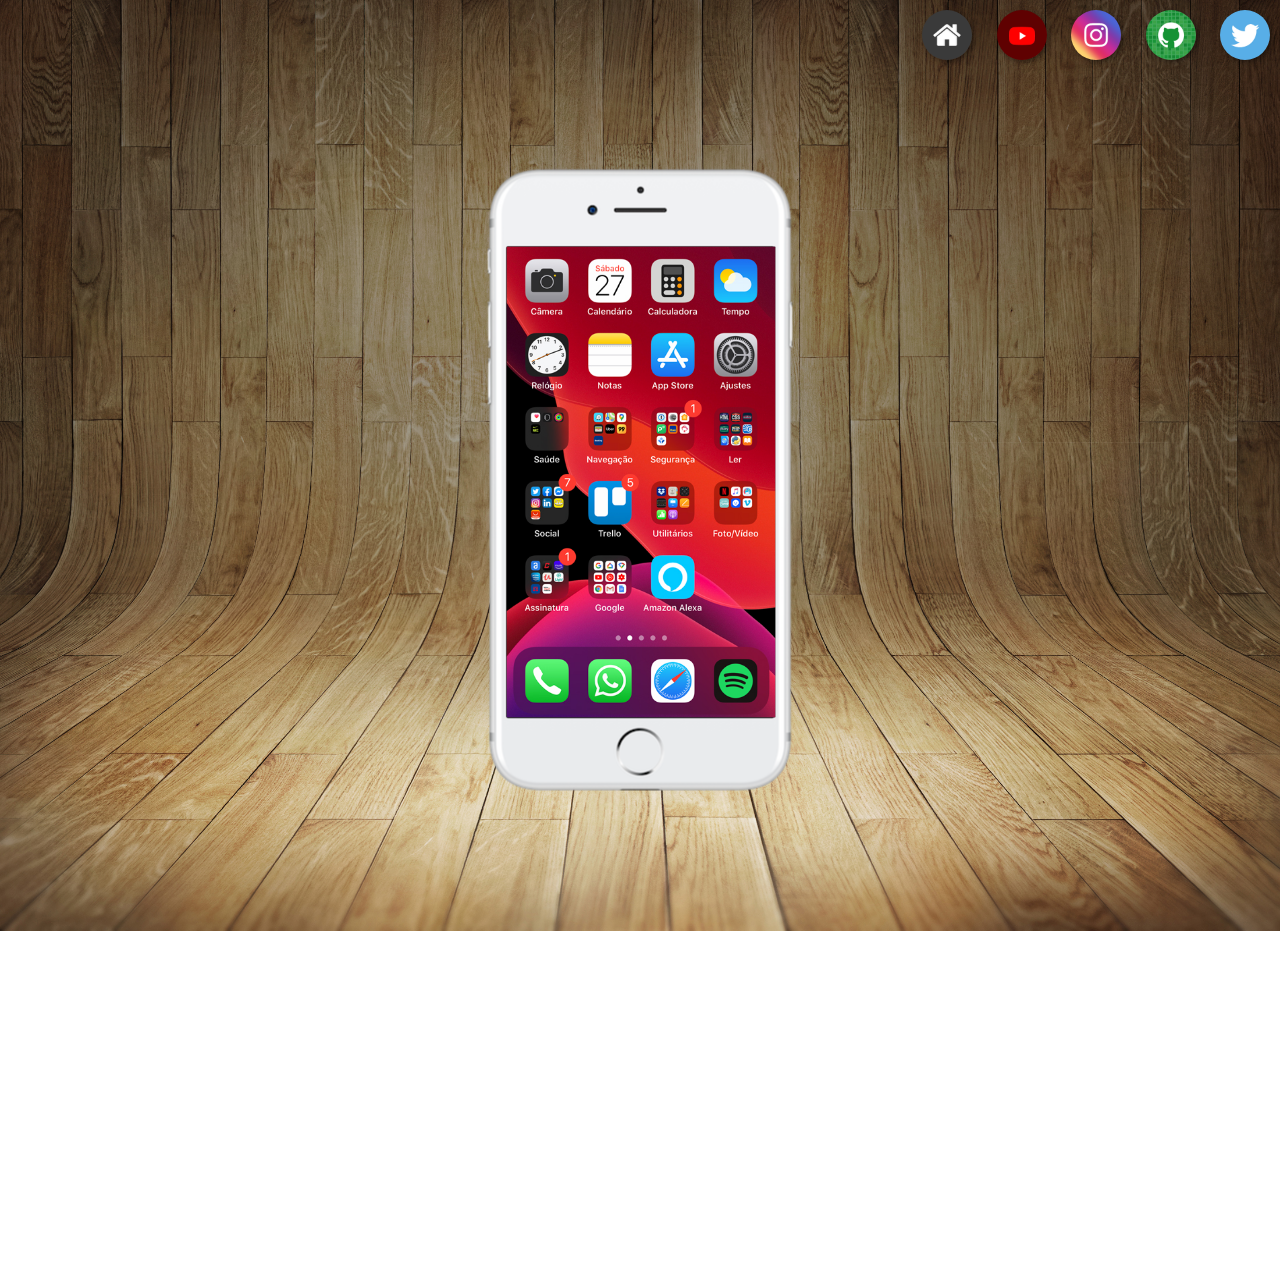
<file: index.html>
<!DOCTYPE html>
<html lang="pt-br">
<head>
    <meta charset="UTF-8">
    <meta name="viewport" content="width=device-width, initial-scale=1.0">
    <title>Projeto redes sociais</title>
    <link rel="stylesheet" href="css/style.css">
    <link rel="shortcut icon" href="imagens/favicon.ico" type="image/x-icon">
</head>
<body>
    <main>
        <section id="frame">
            <iframe name="tela" id="tela" src="home.html" frameborder="0">
                Não foi possivel carregar
            </iframe>
        </section>
        <section id="logos">
            <a href="home.html" target="tela"><img src="imagens/logo-home.jpg" alt="home"></a>
            <a href="youtube.html" target="tela"><img src="imagens/logo-youtube.jpg" alt="youtube"></a>
            <a href="instagram.html" target="tela"><img src="imagens/logo-instagram.jpg" alt="instagram"></a>
            <a href="github.html" target="tela"><img src="imagens/logo-github.jpg" alt="github"></a>
            <a href="twitter.html" target="tela"><img src="imagens/logo-twitter.jpg" alt="twitter"></a>
        </section>
    </main>
</body>
</html>
</file>
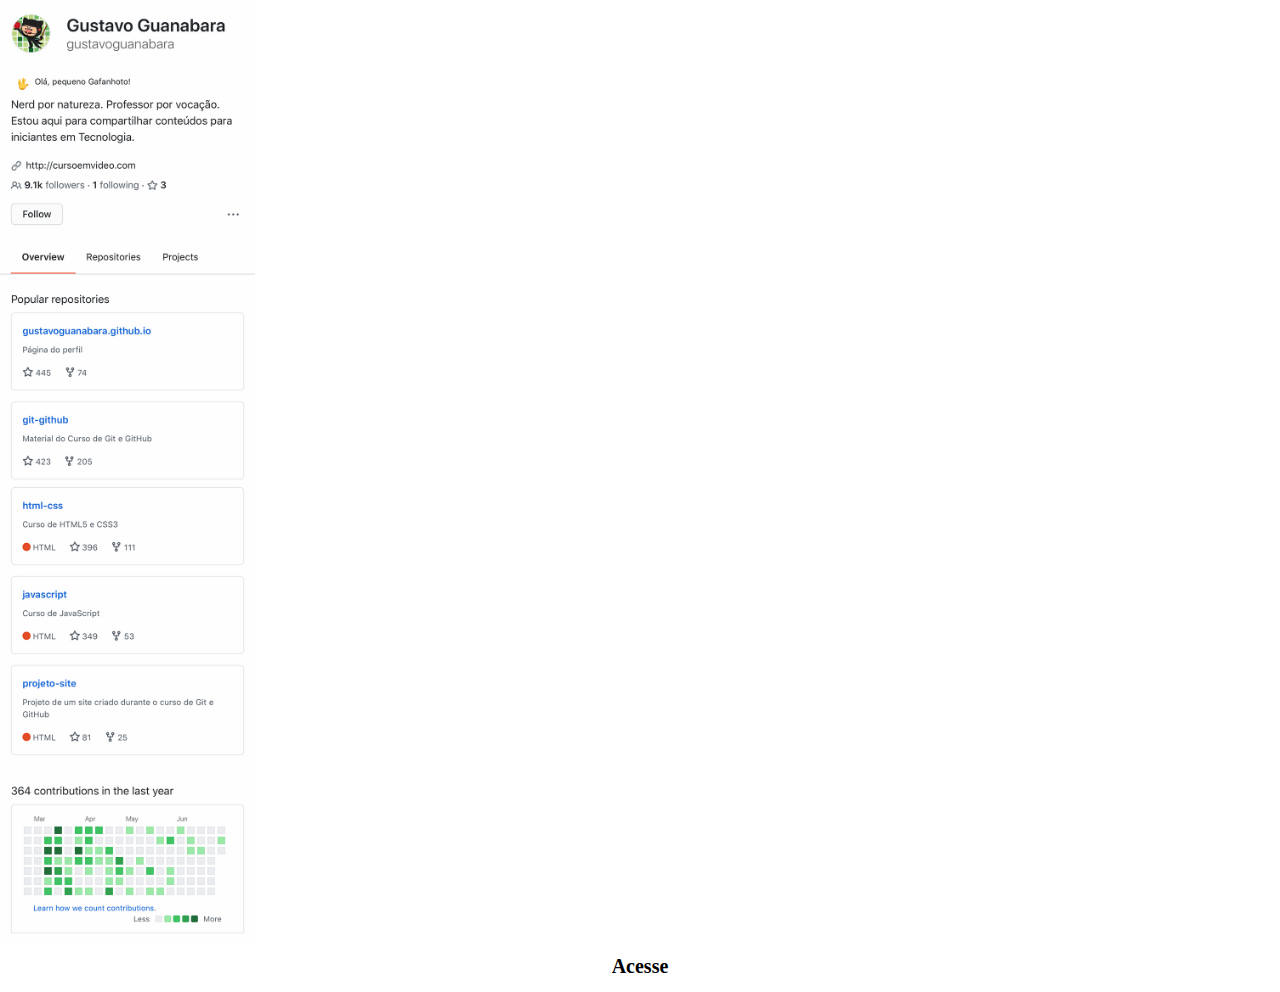
<file: github.html>
<!DOCTYPE html>
<html lang="pt-br">
<head>
    <meta charset="UTF-8">
    <meta name="viewport" content="width=device-width, initial-scale=1.0">
    <title>Document</title>
    <style>
        *{
            margin: 0px;
            padding: 0px;
        }
        a{
            background-color: white;
            color: black;
            text-align: center;
            padding: 10px;
            margin: 0px;
            display: block;
            text-decoration: none;
            font-weight: 900;
            font-size: 20px;
            margin-bottom: 4px;
        }
        img{
            width: 254.5px;
        }
    </style>
</head>
<body>
    <img src="imagens/tela-github.jpg" alt="">
    <a href="" target="_blank">Acesse</a>
</body>
</html>
</file>
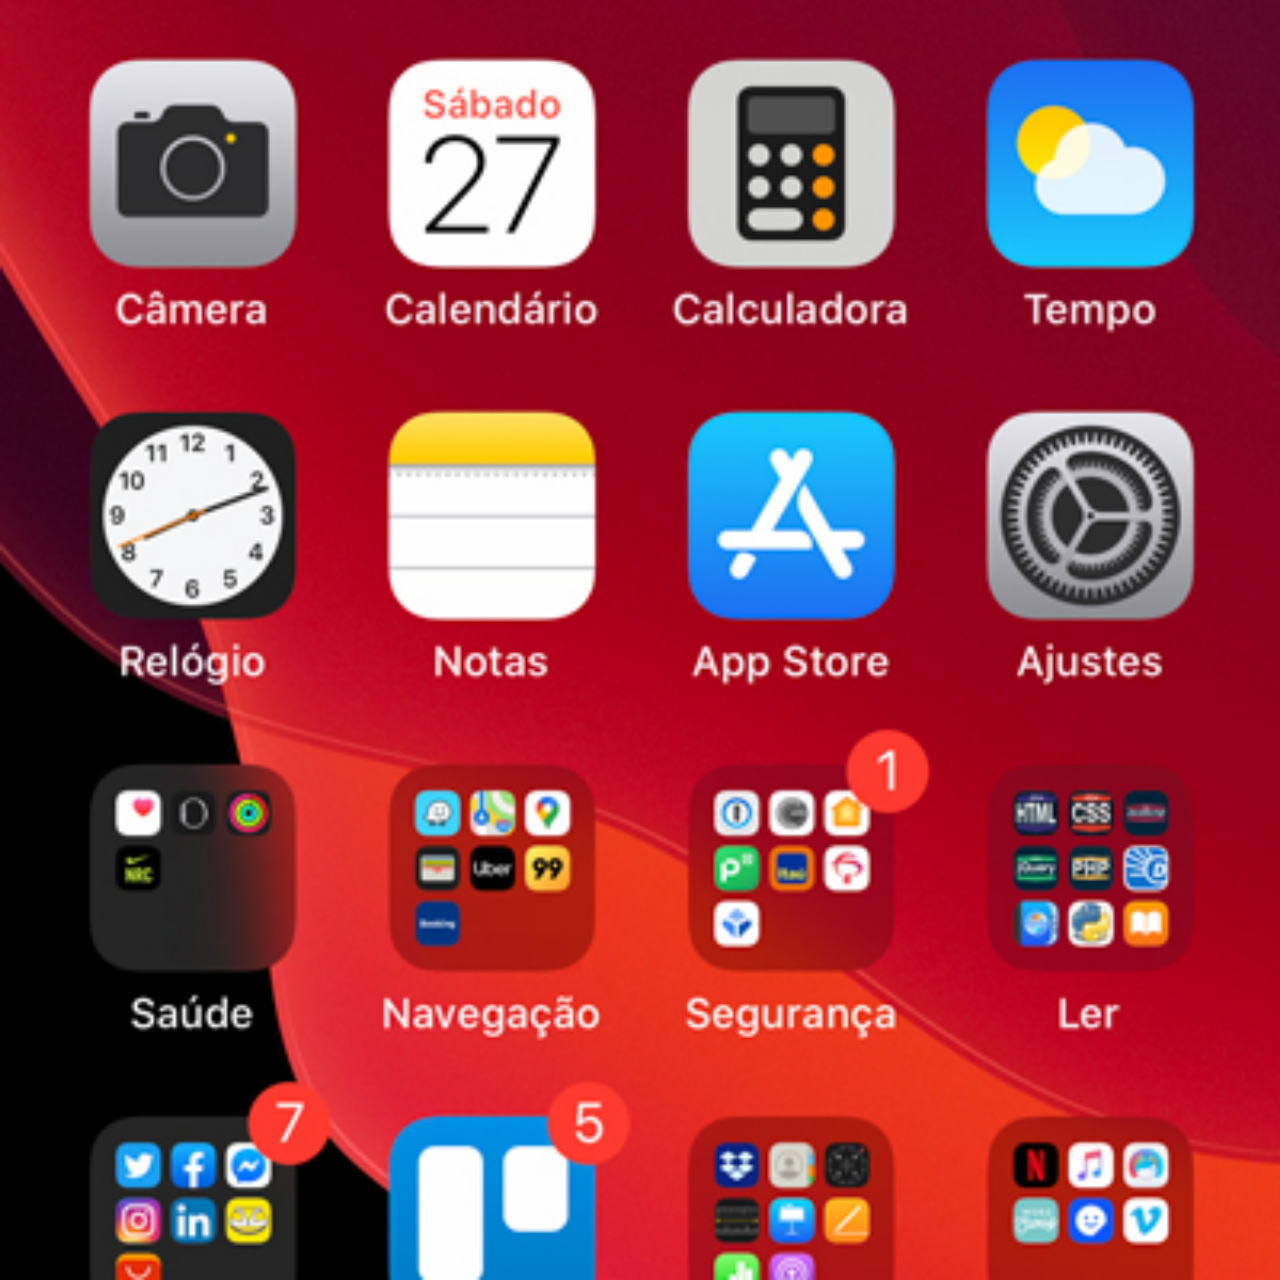
<file: home.html>
<!DOCTYPE html>
<html lang="pt-br">
<head>
    <meta charset="UTF-8">
    <meta name="viewport" content="width=device-width, initial-scale=1.0">
    <title>Document</title>
</head>
<style>
    *{
        margin: 0px;
        padding: 0px;
    }
    body{
        width: 100vw;
        height: 100vw;
        background: black url(imagens/tela-home.jpg) no-repeat top center;
        background-size: cover;
    }
</style>
<body>
    
</body>
</html>
</file>
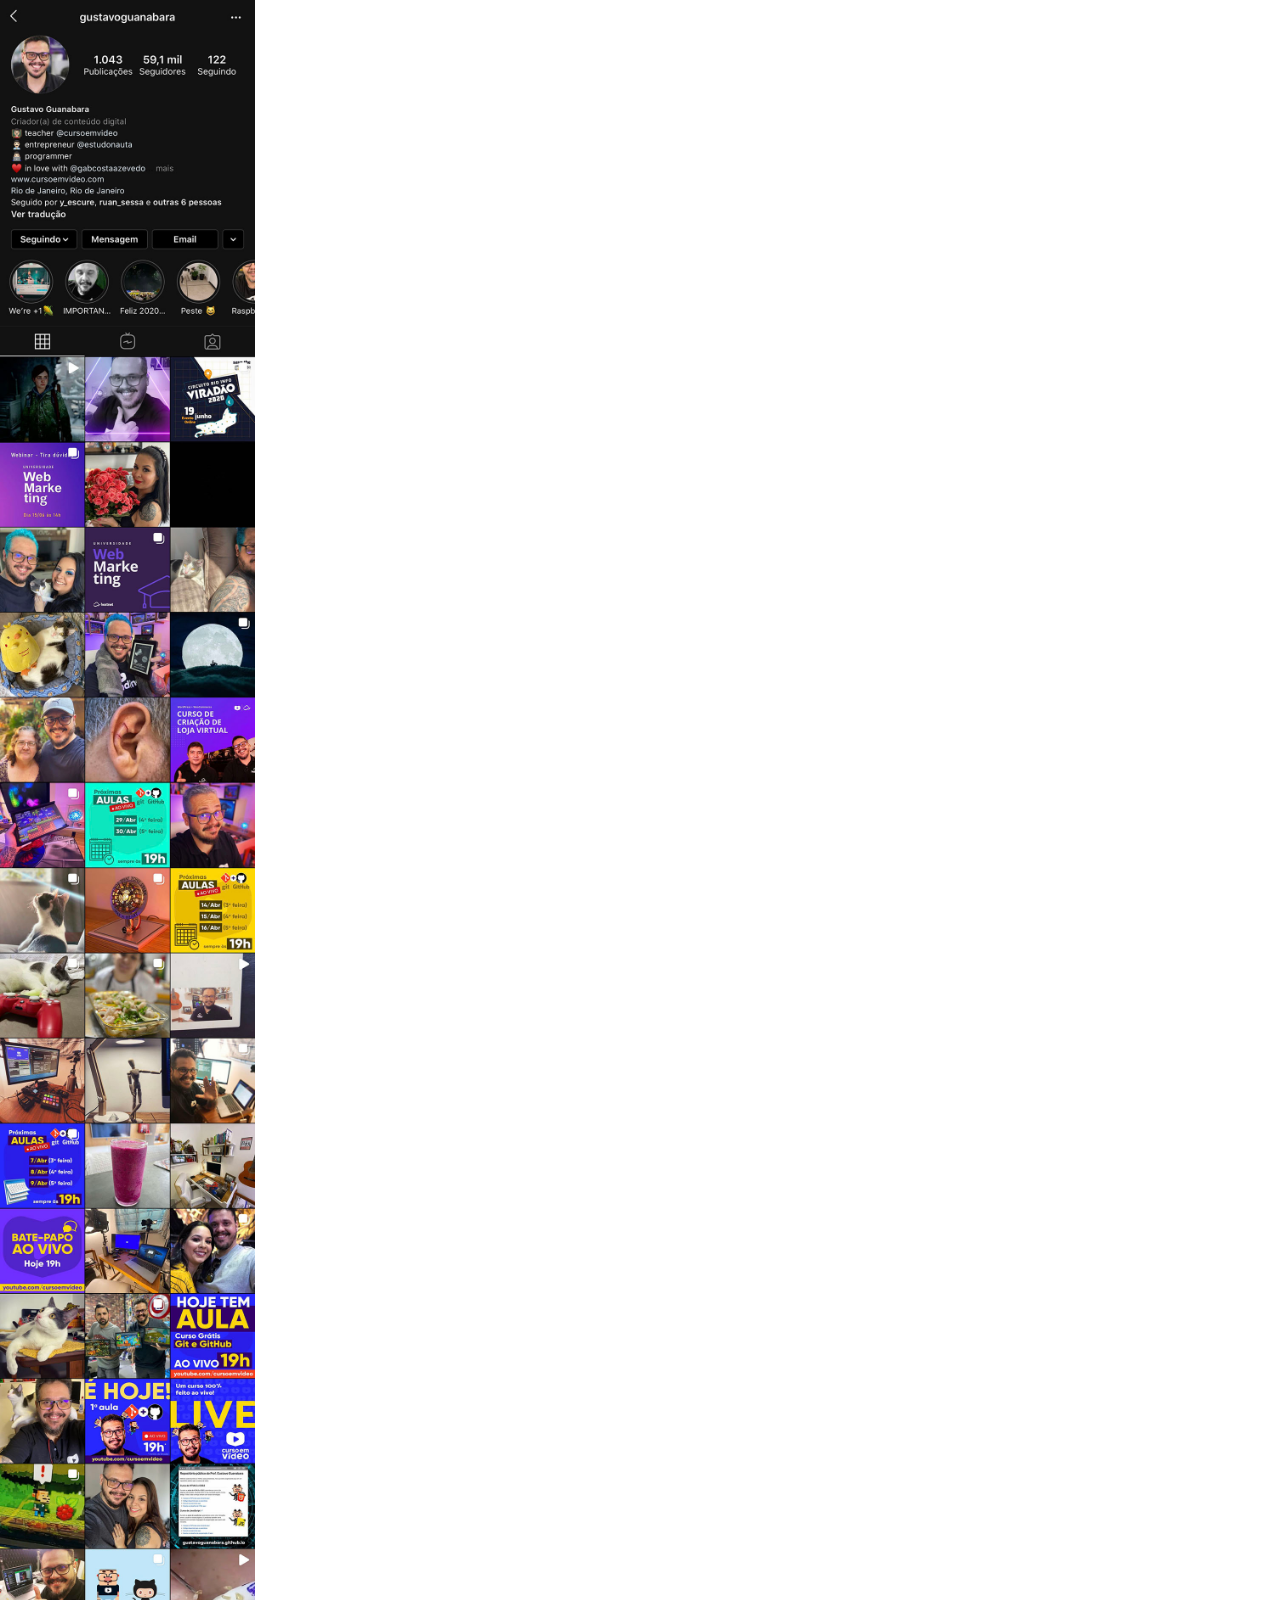
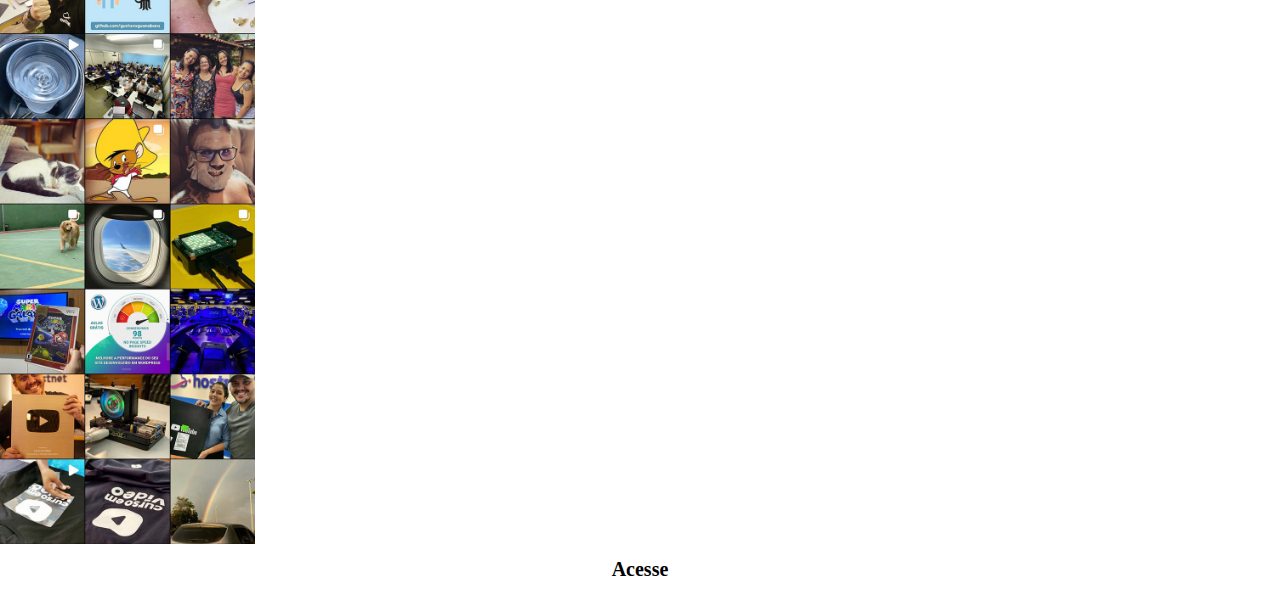
<file: instagram.html>
<!DOCTYPE html>
<html lang="pt-br">
<head>
    <meta charset="UTF-8">
    <meta name="viewport" content="width=device-width, initial-scale=1.0">
    <title>Document</title>
    <style>
        *{
            margin: 0px;
            padding: 0px;
        }
        a{
            background-color: white;
            color: black;
            text-align: center;
            padding: 10px;
            margin: 0px;
            display: block;
            text-decoration: none;
            font-weight: 900;
            font-size: 20px;
            margin-bottom: 4px;
        }
        img{
            width: 254.5px;
        }
    </style>
</head>
<body>
    <img src="imagens/tela-instagram.jpg" alt="instagram">
    <a href="https://www.instagram.com/gustavoguanabara/" target="_blank">Acesse</a>
</body>
</html>
</file>
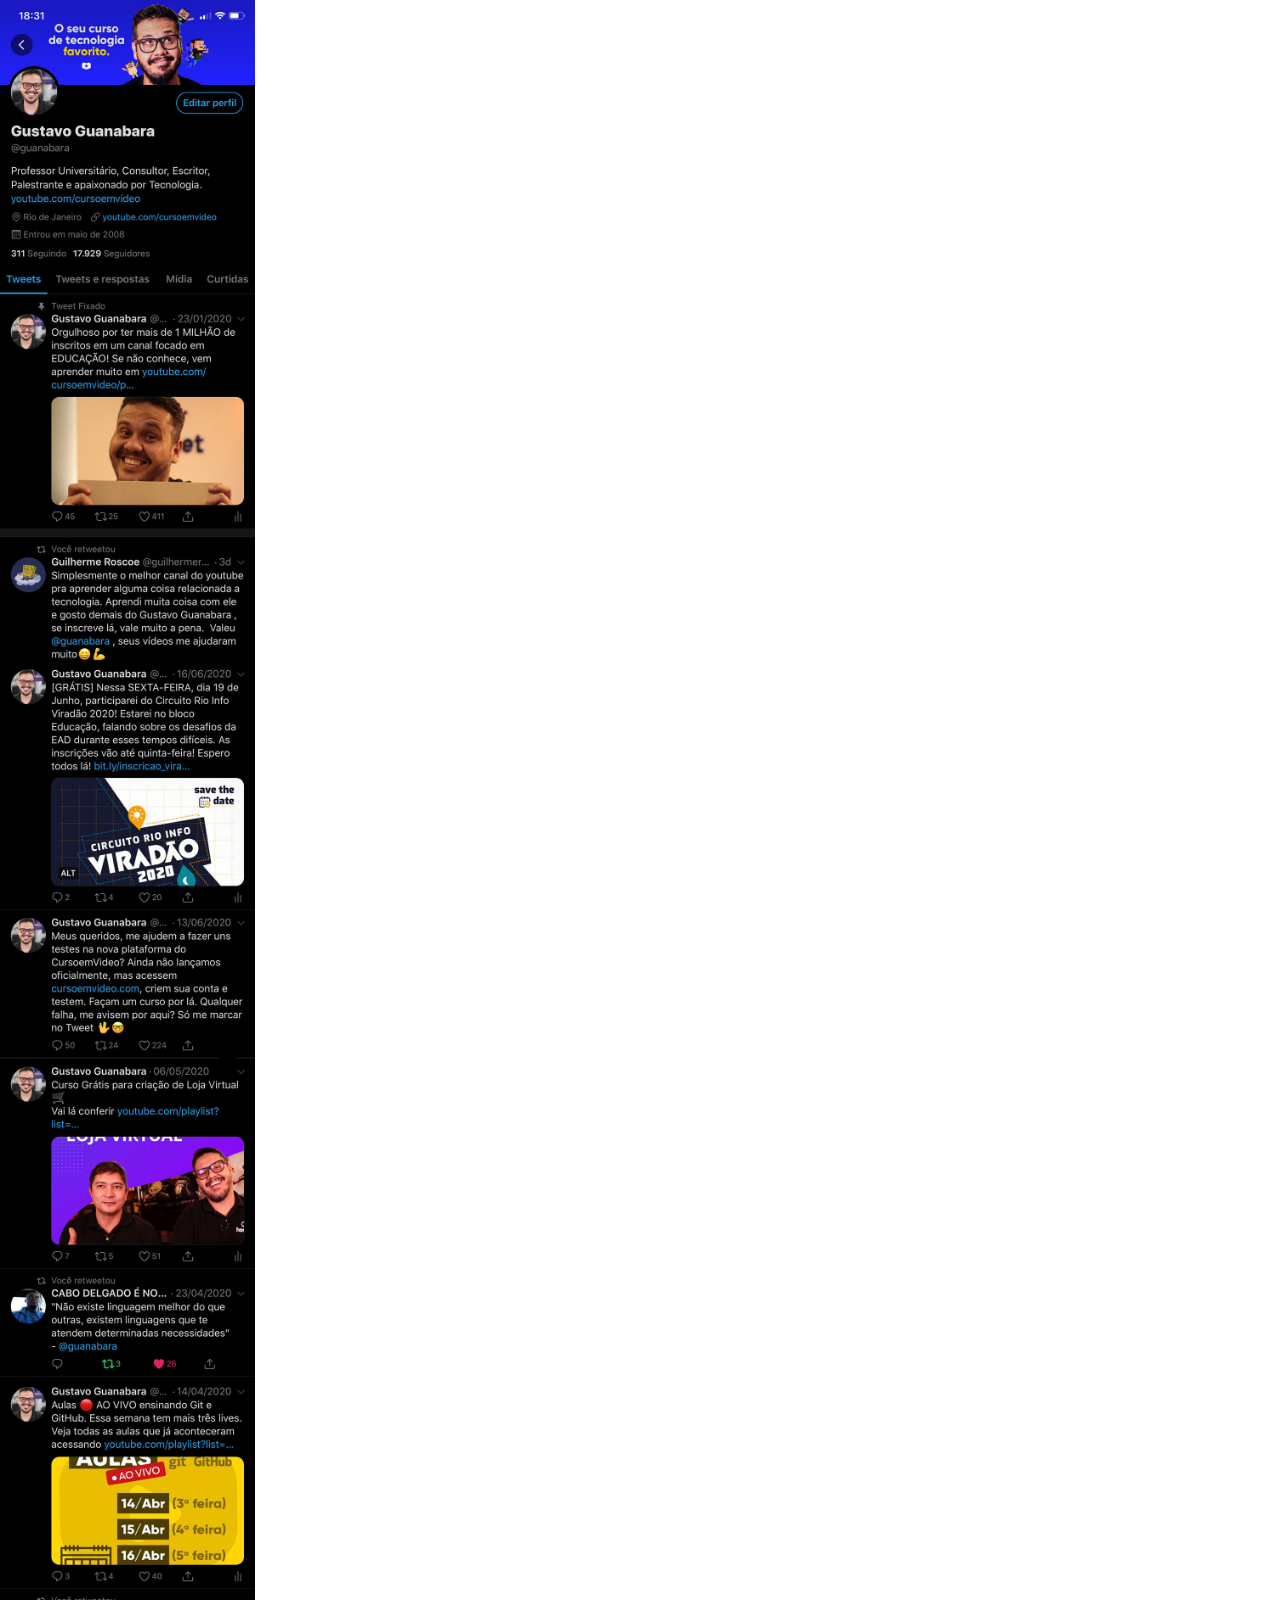
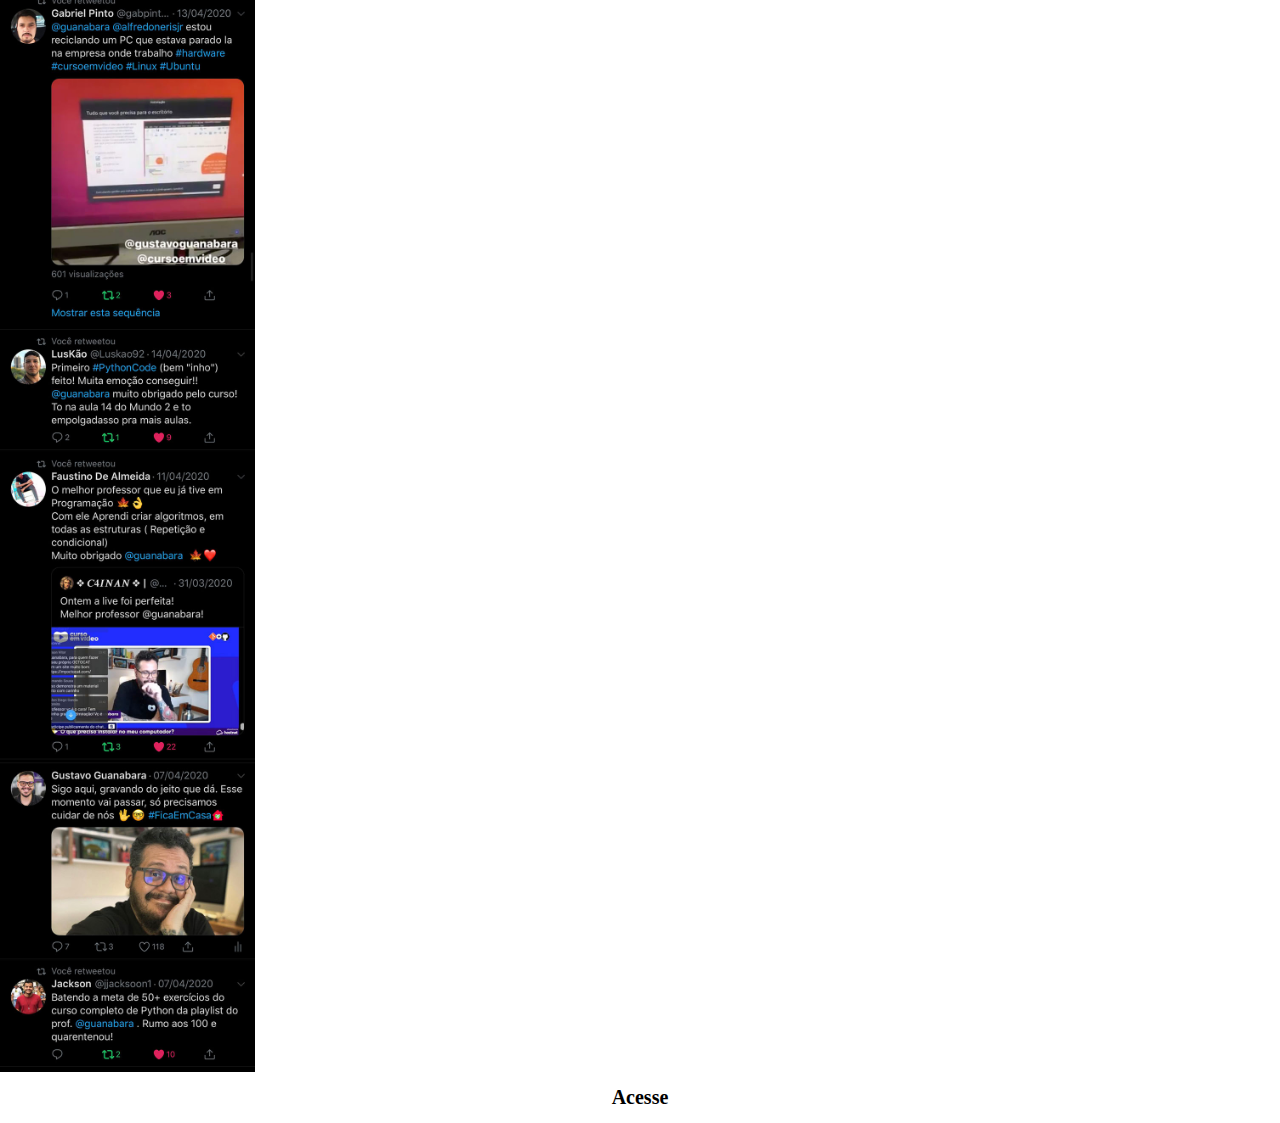
<file: twitter.html>
<!DOCTYPE html>
<html lang="pt-br">
<head>
    <meta charset="UTF-8">
    <meta name="viewport" content="width=device-width, initial-scale=1.0">
    <title>Document</title>
    <style>
        *{
            margin: 0px;
            padding: 0px;
        }
        a{
            background-color: white;
            color: black;
            text-align: center;
            padding: 10px;
            margin: 0px;
            display: block;
            text-decoration: none;
            font-weight: 900;
            font-size: 20px;
            margin-bottom: 4px;
        }
        img{
            width: 254.5px;
        }
    </style>
</head>
<body>
    <img src="imagens/tela-twitter.jpg" alt="twitter">
    <a href="https://twitter.com/guanabara" target="_blank">Acesse</a>
</body>
</html>
</file>
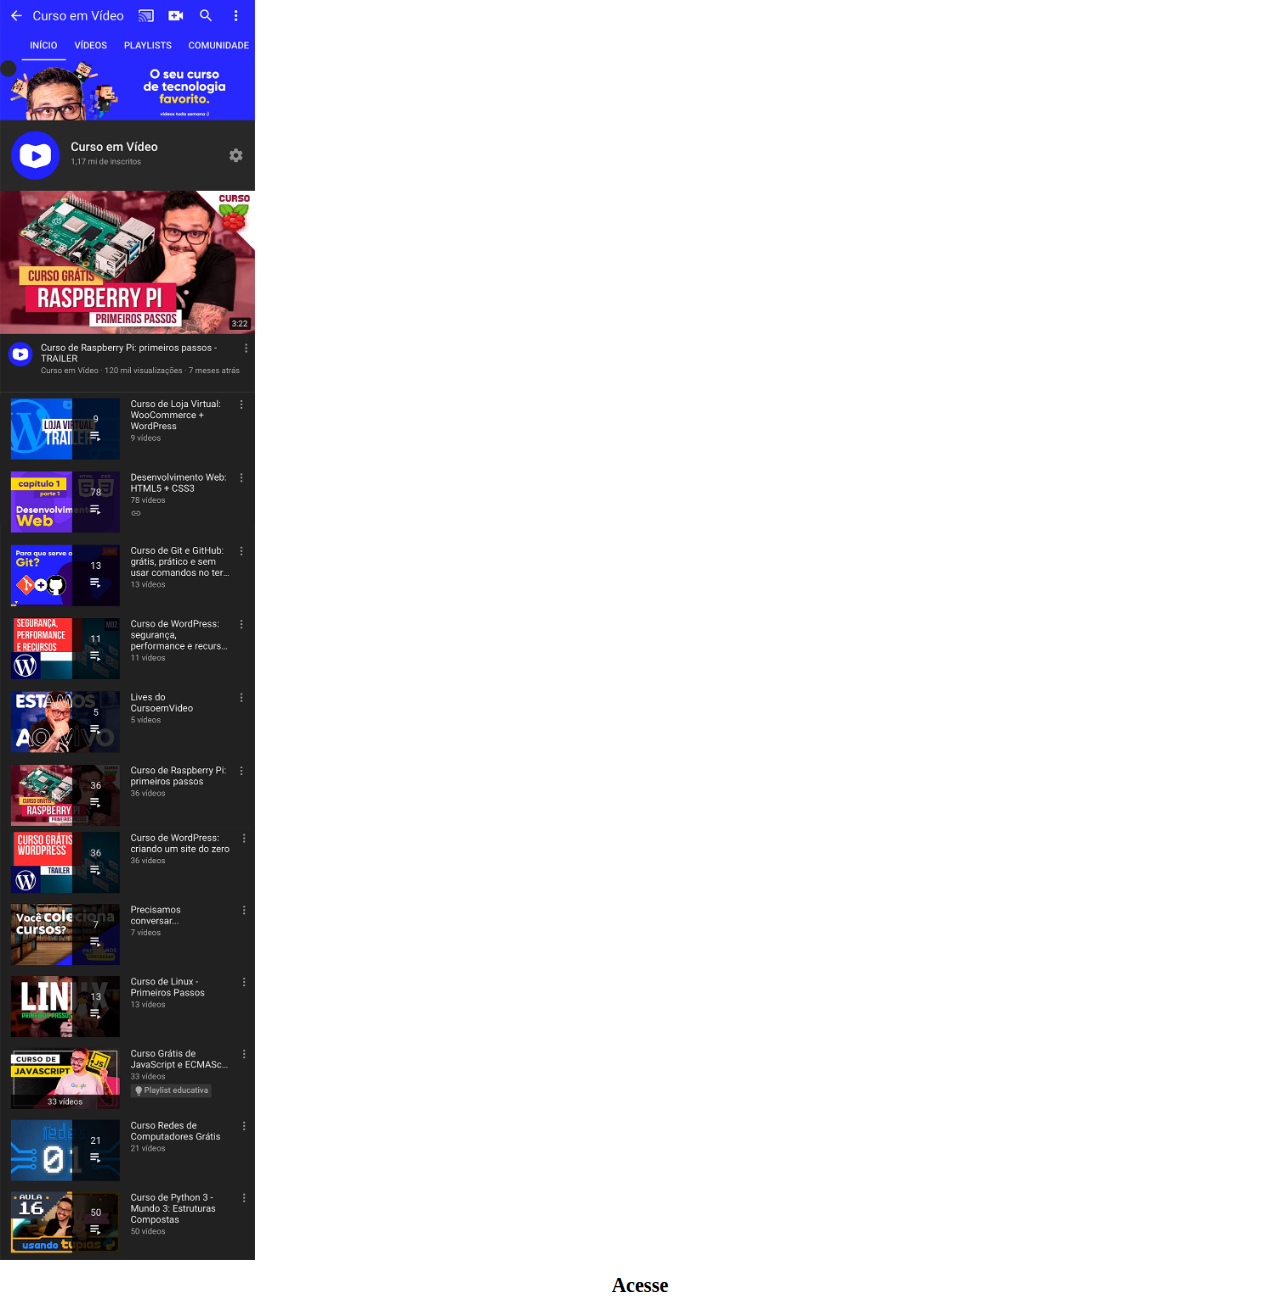
<file: youtube.html>
<!DOCTYPE html>
<html lang="pt-br">
<head>
    <meta charset="UTF-8">
    <meta name="viewport" content="width=device-width, initial-scale=1.0">
    <title>Document</title>
    <style>
        *{
            margin: 0px;
            padding: 0px;
        }
        a{
            background-color: white;
            color: black;
            text-align: center;
            padding: 10px;
            margin: 0px;
            display: block;
            text-decoration: none;
            font-weight: 900;
            font-size: 20px;
            margin-bottom: 4px;
        }
        img{
            width: 254.5px;
        }
    </style>
</head>
<body>
    <img src="imagens/tela-youtube.png" alt="youtube">
    <a href="https://www.youtube.com/@CursoemVideo" target="_blank">Acesse</a>
</body>
</html>
</file>
<file: css/style.css>
@charset "UTF-8";

*{
    margin: 0px;
    padding: 0px;
    font-family: Arial, Helvetica, sans-serif;
}

body{
    background: url(../imagens/fundo-madeira.jpg) no-repeat top center;
    background-size: cover;
    background-attachment: fixed;
}

main{
    height: 100vw;
}

#frame{
    position: absolute;
    top: 50%;
    left: 50%;
    transform: translate(-50%, -50%);

    margin-top: 30px;
    height: 627px;
    width: 311px;
    background: transparent url(../imagens/frame-iphone.png) no-repeat;
}

#tela{
    position: relative;
    top: 80px;
    left: 22px;
    width: 269px;
    height: 471px;
}

#logos{
    text-align: right;
}

section#logos > a > img{
    box-sizing: border-box;
    width: 50px;
    margin: 10px;
    border-radius: 50%;
    box-shadow: 2px 2px 5px rgba(0, 0, 0, 0.400);
}

section#logos > a > img:hover{
    border: 2px solid rgba(255, 255, 255, 0.637);
    transform: translate(-3px, -3px);
    box-shadow: 5px 5px 10px rgba(0, 0, 0, 0.623);
    transition: transform 0.3s, border 1s;
}
</file>
